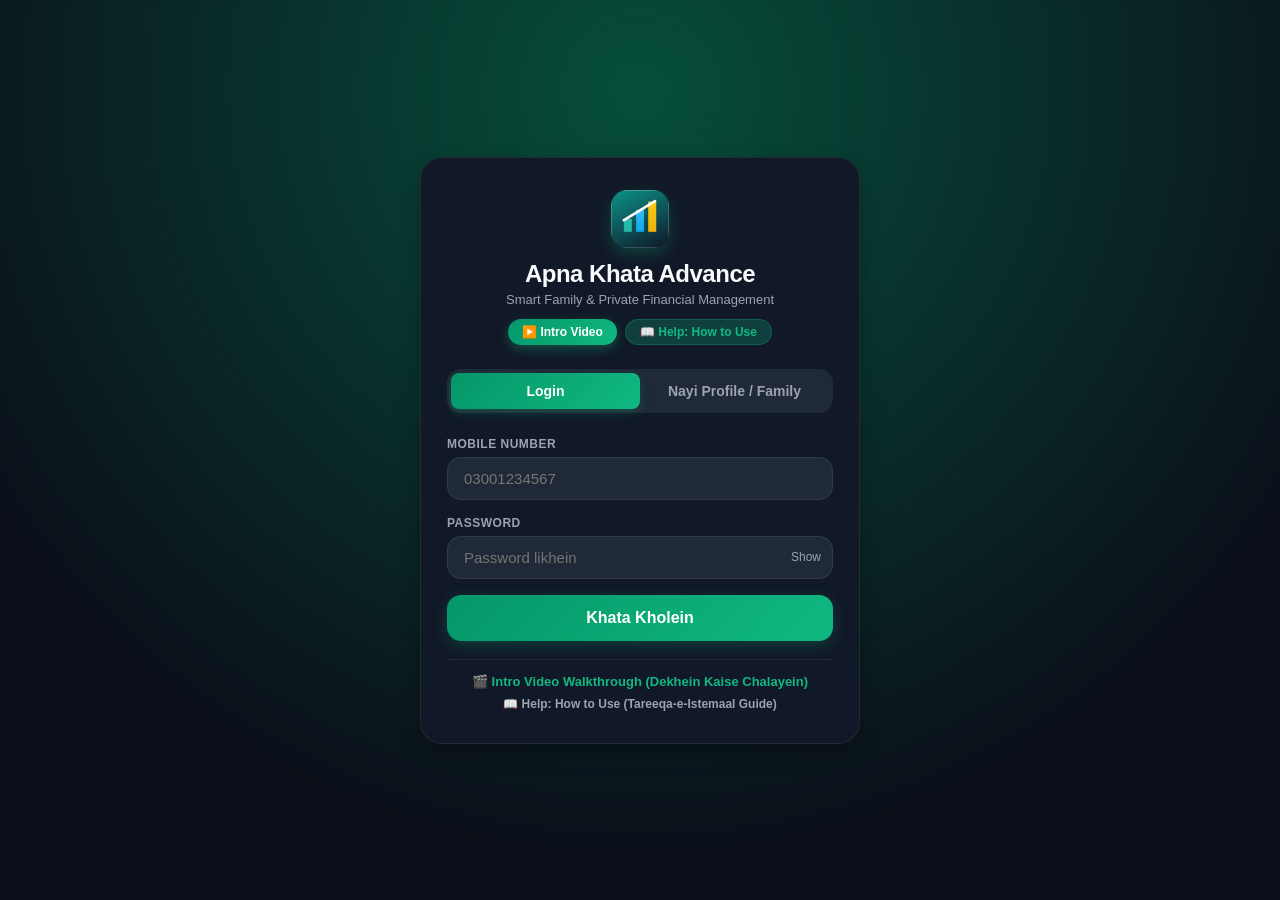
<file: index.html>
<!DOCTYPE html>
<html lang="ur" dir="ltr">
<head>
  <meta charset="UTF-8">
  <meta name="viewport" content="width=device-width, initial-scale=1.0, maximum-scale=1.0, user-scalable=no">
  <meta http-equiv="Cache-Control" content="no-cache, no-store, must-revalidate">
  <meta http-equiv="Pragma" content="no-cache">
  <meta http-equiv="Expires" content="0">
  <title>Apna Khata Advance - Luxury Financial Management</title>
  <meta name="theme-color" content="#0b0f19">
  <link rel="manifest" href="manifest.webmanifest">
  <link rel="apple-touch-icon" href="app-icon-192.png">
  <link rel="stylesheet" href="styles.css">
  <link rel="icon" href="app-icon-192.png">
</head>
<body>

  <!-- PROMINENT 1-CLICK INSTALL PROMPT -->
  <div id="installBanner" class="install-banner" style="display: none;">
    <div style="display: flex; align-items: center; gap: 12px;">
      <img src="app-icon-192.png" alt="Logo" style="width: 36px; height: 36px; border-radius: 8px;">
      <div>
        <h4 style="font-size: 14px; font-weight: 800;">Apna Khata App Install Karein</h4>
        <p style="font-size: 11px; opacity: 0.9;">Screen par 1 click mein application open karne ke liye</p>
      </div>
    </div>
    <div style="display: flex; align-items: center; gap: 8px;">
      <button type="button" class="install-btn" id="btnInstallApp">Install App</button>
      <button type="button" style="background:transparent; border:none; color:#fff; font-size:18px; cursor:pointer;" id="btnCloseInstallBanner">✕</button>
    </div>
  </div>

  <!-- AUTHENTICATION SCREEN -->
  <div id="authScreen" class="auth-container">
    <div class="auth-card">
      <div style="text-align: center; margin-bottom: 24px;">
        <img src="app-icon-192.png" alt="Apna Khata Logo" class="brand-icon-img">
        <h1 style="font-size: 24px; font-weight: 800; letter-spacing: -0.5px;">Apna Khata Advance</h1>
        <p style="color: var(--text-muted); font-size: 13px; margin-top: 4px;">Smart Family & Private Financial Management</p>
        <div style="margin-top: 12px; display: flex; justify-content: center; gap: 8px; flex-wrap: wrap;">
          <button type="button" id="btnOpenIntroVideo" style="display: inline-flex; align-items: center; gap: 6px; font-size: 12px; font-weight: 800; color: #fff; background: var(--primary-gradient); border: none; padding: 5px 14px; border-radius: 20px; cursor: pointer; box-shadow: 0 4px 12px rgba(16, 185, 129, 0.35);">
            ▶️ Intro Video
          </button>
          <a href="guide.html" target="_blank" style="display: inline-flex; align-items: center; gap: 6px; font-size: 12px; font-weight: 700; color: var(--primary); background: var(--primary-glow); border: 1px solid rgba(16, 185, 129, 0.25); padding: 5px 14px; border-radius: 20px; text-decoration: none;" title="App istemaal karne ka tareeqa">
            📖 Help: How to Use
          </a>
        </div>
      </div>

      <div class="auth-tabs">
        <button type="button" class="auth-tab active" id="tabLoginBtn">Login</button>
        <button type="button" class="auth-tab" id="tabRegisterBtn">Nayi Profile / Family</button>
      </div>

      <!-- LOGIN FORM -->
      <form id="loginForm">
        <div class="form-group">
          <label for="loginPhone">Mobile Number</label>
          <input type="tel" id="loginPhone" class="form-input" placeholder="03001234567" required autocomplete="tel">
        </div>
        <div class="form-group">
          <label for="loginPassword">Password</label>
          <div style="position: relative; display: flex; align-items: center;">
            <input type="password" id="loginPassword" class="form-input" placeholder="Password likhein" required autocomplete="current-password">
            <button type="button" style="position:absolute; right:12px; background:transparent; border:none; color:var(--text-muted); font-size:12px; cursor:pointer;" data-target="loginPassword" class="btn-toggle-pwd">Show</button>
          </div>
        </div>
        <button type="submit" class="btn-primary" id="loginSubmitBtn">Khata Kholein</button>
      </form>

      <!-- REGISTRATION FORM -->
      <form id="registerForm" style="display: none;">
        <div class="form-group">
          <label for="regName">Aap Ka Naam</label>
          <input type="text" id="regName" class="form-input" placeholder="Maslan: Muhammad Ali" required autocomplete="name">
        </div>
        <div class="form-group">
          <label for="regRole">Rishta / Family Role</label>
          <select id="regRole" class="form-select">
            <option value="Walid (Head)">Walid (Ghar Ka Sarbarah)</option>
            <option value="Walida">Walida</option>
            <option value="Bara Bhai">Bara Bhai</option>
            <option value="Chota Bhai">Chota Bhai</option>
            <option value="Behan">Behan</option>
            <option value="Beta">Beta</option>
            <option value="Beti">Beti</option>
            <option value="Member">Family Member</option>
          </select>
        </div>
        <div class="form-group">
          <label for="regPhone">Mobile Number (Login ID)</label>
          <input type="tel" id="regPhone" class="form-input" placeholder="03001234567" required autocomplete="tel">
        </div>
        <div class="form-group">
          <label for="regPassword">Password</label>
          <div style="position: relative; display: flex; align-items: center;">
            <input type="password" id="regPassword" class="form-input" placeholder="Kam az kam 4 characters" required autocomplete="new-password">
            <button type="button" style="position:absolute; right:12px; background:transparent; border:none; color:var(--text-muted); font-size:12px; cursor:pointer;" data-target="regPassword" class="btn-toggle-pwd">Show</button>
          </div>
        </div>

        <div style="border-top: 1px dashed var(--border); padding-top: 14px; margin-top: 14px;">
          <label style="font-size: 11px; color: var(--primary); font-weight: 800; letter-spacing: 0.5px; display: block; margin-bottom: 8px;">FAMILY SETUP</label>
          
          <div style="display: flex; gap: 8px; margin-bottom: 12px;">
            <button type="button" id="regModeNewFam" class="auth-tab active" style="flex: 1; padding: 8px 6px; font-size: 11.5px; font-weight: 800; border-radius: 8px; border: 1px solid var(--border);">
              🏡 Nayi Family Banayein
            </button>
            <button type="button" id="regModeJoinFam" class="auth-tab" style="flex: 1; padding: 8px 6px; font-size: 11.5px; font-weight: 800; border-radius: 8px; border: 1px solid var(--border);">
              🔗 Code Se Join Karein
            </button>
          </div>

          <!-- Section 1: Nayi Family (First Time - No Code Needed) -->
          <div id="sectionNewFam">
            <div style="background: rgba(16, 185, 129, 0.08); border-left: 3px solid var(--primary); padding: 8px 12px; border-radius: 6px; font-size: 12px; color: var(--text-main); margin-bottom: 10px; line-height: 1.45;">
              ✨ <strong>Pehli Dafa Family Bana Rahe Hain?</strong><br>
              Aap ko <strong>first time koi code enter karne ki zaroorat nahi hai</strong>! App aap ki family ka 6-digit Invite Code profile bante hi khud generate kar degi jo aap ghar walon ko share kar sakte hain.
            </div>
            <div class="form-group" style="margin-bottom: 0;">
              <label for="regFamilyName">Family / Khandaan Ka Naam</label>
              <input type="text" id="regFamilyName" class="form-input" placeholder="Maslan: Malik Family ya Khan House">
            </div>
          </div>

          <!-- Section 2: Join Existing Family -->
          <div id="sectionJoinFam" style="display: none;">
            <div style="background: rgba(59, 130, 246, 0.08); border-left: 3px solid #3b82f6; padding: 8px 12px; border-radius: 6px; font-size: 12px; color: var(--text-main); margin-bottom: 10px; line-height: 1.45;">
              🔑 <strong>Family Member Se Mila Code:</strong><br>
              Agar ghar ke kisi fard (Head/Bhai) ne pehle family banai hui hai to un se 6-digit Invite Code le kar yahan darj karein.
            </div>
            <div class="form-group" style="margin-bottom: 0;">
              <label for="regJoinCode">6-Digit Family Invite Code</label>
              <input type="text" id="regJoinCode" class="form-input" placeholder="Maslan: 5D8F1A">
            </div>
          </div>
        </div>

        <button type="submit" class="btn-primary" id="regSubmitBtn" style="margin-top: 14px;">Profile Banayein & Shuru Karein</button>
      </form>

      <div style="text-align: center; margin-top: 18px; padding-top: 14px; border-top: 1px solid var(--border); display: flex; flex-direction: column; gap: 8px; align-items: center;">
        <button type="button" id="btnOpenIntroVideoBottom" style="color: var(--primary); font-size: 13px; font-weight: 800; background: transparent; border: none; cursor: pointer; display: inline-flex; align-items: center; gap: 6px;">
          🎬 Intro Video Walkthrough (Dekhein Kaise Chalayein)
        </button>
        <a href="guide.html" target="_blank" style="color: var(--text-muted); font-size: 12px; font-weight: 600; text-decoration: none; display: inline-flex; align-items: center; gap: 6px;">
          📖 Help: How to Use (Tareeqa-e-Istemaal Guide)
        </a>
      </div>
    </div>
  </div>

  <!-- MAIN APP CONTAINER -->
  <div id="mainApp" style="display: none; min-height: 100vh; flex-direction: column;">
    
    <!-- Top Bar -->
    <header class="app-header">
      <div class="header-inner">
        <div style="display: flex; align-items: center; gap: 12px;">
          <img src="app-icon-192.png" alt="Logo" style="width: 38px; height: 38px; border-radius: 10px;">
          <div>
            <div style="display: flex; align-items: center; gap: 8px;">
              <h2 style="font-size: 16px; font-weight: 800;">Apna Khata Advance</h2>
              <span style="font-size: 11px; background: var(--success-bg); color: var(--success); padding: 2px 8px; border-radius: 12px; font-weight: 700;" id="headerFamilyName">👨‍👩‍👧‍👦 Family</span>
            </div>
            <div style="font-size: 11px; color: var(--text-muted);">
              Family Code: <strong style="color: var(--primary); cursor: pointer;" id="headerInviteCode" title="Click to copy">------</strong>
            </div>
          </div>
        </div>

        <div class="user-box">
          <!-- THEME SWITCHER -->
          <button type="button" class="theme-toggle-btn" id="themeToggleBtn" title="Theme change karein">
            <span id="themeIcon">☀️</span> <span id="themeLabel" style="font-size: 11px;">Light</span>
          </button>

          <!-- INTRO VIDEO LINK -->
          <button type="button" class="theme-toggle-btn" id="appHeaderIntroVideoBtn" style="display: inline-flex; align-items: center; gap: 5px;" title="Intro Video Dekhein">
            <span>🎬</span> <span style="font-size: 11px;">Video</span>
          </button>

          <!-- RAHNUMAI GUIDE LINK -->
          <a href="guide.html" target="_blank" class="theme-toggle-btn" style="text-decoration: none; display: inline-flex; align-items: center; gap: 5px;" title="User Guide & Rahnumai Kholein">
            <span>📖</span> <span style="font-size: 11px;">Guide</span>
          </a>

          <!-- USER AVATAR & MENU -->
          <div class="user-avatar" id="userAvatarChar" style="cursor: pointer;" title="Profile Settings">N</div>
          <button type="button" style="background: rgba(239, 68, 68, 0.1); border: 1px solid rgba(239, 68, 68, 0.2); color: var(--danger); padding: 6px 12px; border-radius: var(--radius-sm); font-size: 12px; cursor: pointer; font-weight: 700;" id="logoutBtn">Logout</button>
        </div>
      </div>
    </header>

    <!-- Navigation Tabs -->
    <nav class="app-nav">
      <div class="nav-inner">
        <button type="button" class="nav-tab-btn active" data-tab="dashboard">📊 Dashboard</button>
        <button type="button" class="nav-tab-btn" data-tab="family">🌳 Family Tree</button>
        <button type="button" class="nav-tab-btn" data-tab="privateKhata">🔒 Zaati Private Khata</button>
        <button type="button" class="nav-tab-btn" data-tab="sharedKhata">👨‍👩‍👧 Family Khata</button>
        <button type="button" class="nav-tab-btn" data-tab="kameti">👥 Committee / Kameti</button>
        <button type="button" class="nav-tab-btn" data-tab="finance">🏠 Ghar Ka Budget</button>
        <button type="button" class="nav-tab-btn" data-tab="settings">⚙️ Settings</button>
        <button type="button" class="nav-tab-btn" id="navIntroVideoBtn" style="color: var(--primary); font-weight: 800; display: inline-flex; align-items: center; gap: 6px;">🎬 Video Tour</button>
        <a href="guide.html" target="_blank" class="nav-tab-btn" style="text-decoration: none; display: inline-flex; align-items: center; gap: 6px;">📖 Rahnumai Guide</a>
      </div>
    </nav>

    <!-- Content Views -->
    <main class="main-content">

      <!-- MONTH SELECTOR & ROLLOVER PROMPT -->
      <div class="month-selector-bar">
        <div style="display: flex; align-items: center; gap: 8px;">
          <button type="button" class="month-nav-btn" id="prevMonthBtn">◀ Pichla Maah</button>
          <span style="font-size: 15px; font-weight: 800; min-width: 130px; text-align: center;" id="currentMonthDisplay">October 2026</span>
          <button type="button" class="month-nav-btn" id="nextMonthBtn">Agla Maah ▶</button>
        </div>
        <div style="display: flex; gap: 8px;">
          <button type="button" class="month-nav-btn" id="allTimeBtn" style="background: transparent;">All Time</button>
        </div>
      </div>

      <!-- AUTO ROLLOVER REMINDER BANNER -->
      <div id="rolloverBanner" class="rollover-box" style="display: none;">
        <div>
          <h4 style="font-size: 14px; font-weight: 800; color: var(--primary);">Naya Maheena Shuru Ho Gaya Hai! 🔄</h4>
          <p style="font-size: 12px; color: var(--text-muted); margin-top: 2px;">
            Pichle maheenay ki bachat (<strong id="rolloverPrevSavings">Rs 0</strong>) naye maheenay ke balance mein carry forward karein?
          </p>
        </div>
        <button type="button" class="btn-rollover" id="btnAcceptRollover">Bachat Naye Maah Me Add Karein</button>
      </div>

      <!-- VIEW 1: DASHBOARD -->
      <section id="viewDashboard" class="view-section active">
        
        <!-- STAT CARDS -->
        <div class="stats-grid">
          <div class="stat-card">
            <div class="stat-icon green">💵</div>
            <div class="stat-info">
              <h3>Is Maah Ki Aamdan</h3>
              <p id="dashMonthIncome">Rs 0</p>
            </div>
          </div>
          <div class="stat-card">
            <div class="stat-icon red">🧾</div>
            <div class="stat-info">
              <h3>Is Maah Ka Kharch</h3>
              <p id="dashMonthExpense">Rs 0</p>
            </div>
          </div>
          <div class="stat-card">
            <div class="stat-icon blue">🏦</div>
            <div class="stat-info">
              <h3>Is Maah Net Bachat</h3>
              <p id="dashMonthSavings">Rs 0</p>
            </div>
          </div>
          <div class="stat-card">
            <div class="stat-icon purple">📥</div>
            <div class="stat-info">
              <h3>Zaati Lena (Receivable)</h3>
              <p id="dashReceivable">Rs 0</p>
            </div>
          </div>
        </div>

        <!-- ANIMATED VISUAL COMPARISON CHART -->
        <div class="chart-container">
          <h3 style="font-size: 16px; font-weight: 800; margin-bottom: 4px;">📊 Aamdan vs Kharch Ka Animated Mawazna (Comparison)</h3>
          <p style="font-size: 12px; color: var(--text-muted);">Selected period ke mutabiq aamdan, kharch aur bachat ki ratio</p>

          <div class="comparison-bars">
            <div class="bar-row">
              <div class="bar-header">
                <span style="color: var(--success);">🟢 Kul Aamdan (Income)</span>
                <span id="chartIncomeVal">Rs 0</span>
              </div>
              <div class="bar-track">
                <div class="bar-fill income" id="barIncome" style="width: 0%;"></div>
              </div>
            </div>

            <div class="bar-row">
              <div class="bar-header">
                <span style="color: var(--danger);">🔴 Kul Kharch (Expenses)</span>
                <span id="chartExpenseVal">Rs 0</span>
              </div>
              <div class="bar-track">
                <div class="bar-fill expense" id="barExpense" style="width: 0%;"></div>
              </div>
            </div>

            <div class="bar-row">
              <div class="bar-header">
                <span style="color: var(--accent);">🔵 Net Bachat (Savings)</span>
                <span id="chartSavingsVal">Rs 0</span>
              </div>
              <div class="bar-track">
                <div class="bar-fill savings" id="barSavings" style="width: 0%;"></div>
              </div>
            </div>
          </div>
        </div>

        <div style="display: flex; justify-content: space-between; align-items: center; margin-bottom: 16px;">
          <h3 style="font-size: 16px; font-weight: 800;">Haliyah Activity (Recent)</h3>
        </div>
        <div id="recentActivityList" class="card-list"></div>
      </section>

      <!-- VIEW 2: FAMILY TREE -->
      <section id="viewFamily" class="view-section">
        <div style="display: flex; justify-content: space-between; align-items: center; margin-bottom: 20px; flex-wrap: wrap; gap: 12px;">
          <div>
            <h3 style="font-size: 18px; font-weight: 800;">🌳 Family Tree & Khandaan Members</h3>
            <p style="font-size: 12px; color: var(--text-muted); margin-top: 3px;">
              Yeh members aap ke Family Group ka hissa hain aur shared records dekh sakte hain
            </p>
          </div>
          <button type="button" class="btn-rollover" id="btnSwitchFamilyModal">+ Join / Switch Family Code</button>
        </div>

        <div class="stats-grid" id="familyMemberList"></div>
      </section>

      <!-- VIEW 3: ZAATI PRIVATE KHATA -->
      <section id="viewPrivateKhata" class="view-section">
        <!-- PEOPLE LEDGER HEADER (IMAGE 1 STYLE) -->
        <div class="people-ledger-header">
          <div>
            <div class="section-badge">PEOPLE LEDGER</div>
            <h2 class="people-ledger-title">Other Khata</h2>
            <p class="people-ledger-subtitle">Baaki logon se lene aur un ko dene wale paison ka alag hisaab.</p>
          </div>
          <div style="display: flex; align-items: center; gap: 10px; flex-wrap: wrap;">
            <span class="badge-pill-orange">Har person ka separate balance</span>
            <button type="button" class="btn-primary" style="width: auto; padding: 10px 20px;" id="openPrivateKhataBtn">+ Zaati Entry Likhein</button>
          </div>
        </div>

        <!-- 3 GRAND TOTAL CARDS (IMAGE 1 STYLE) -->
        <div class="ledger-grand-total-grid">
          <div class="card-ledger-stat">
            <span class="card-ledger-label">Kul lene hain</span>
            <div class="card-ledger-val val-green" id="privGrandRec">Rs 0</div>
            <span class="card-ledger-sub">Sab logon se</span>
          </div>

          <div class="card-ledger-stat">
            <span class="card-ledger-label">Kul dene hain</span>
            <div class="card-ledger-val val-blue" id="privGrandPay">Rs 0</div>
            <span class="card-ledger-sub">Sab logon ko</span>
          </div>

          <div class="card-ledger-stat net-card">
            <span class="card-ledger-label" id="privGrandNetTitle">Kul dene hain</span>
            <div class="card-ledger-val" id="privGrandNet">Rs 0</div>
            <span class="card-ledger-sub">Net total</span>
          </div>
        </div>

        <!-- PERSON WISE BALANCE (IMAGE 2 STYLE) -->
        <div style="margin-top: 10px; margin-bottom: 24px;">
          <div class="section-badge">PERSON WISE BALANCE</div>
          <h3 style="font-size: 20px; font-weight: 800; color: var(--text-main); margin-bottom: 14px;">Har person ka total</h3>
          <div id="privatePersonSummaryList" class="person-cards-grid"></div>
        </div>

        <!-- TRANSACTION HISTORY LIST -->
        <div style="margin-top: 10px;">
          <h4 style="font-size: 15px; font-weight: 800; margin-bottom: 12px; color: var(--text-main);">📋 Mukammal Zaati Entries (History)</h4>
          <div id="privateKhataList" class="card-list"></div>
        </div>
      </section>

      <!-- VIEW 4: FAMILY SHARED KHATA -->
      <section id="viewSharedKhata" class="view-section">
        <!-- PEOPLE LEDGER HEADER (IMAGE 1 STYLE) -->
        <div class="people-ledger-header">
          <div>
            <div class="section-badge">PEOPLE LEDGER (FAMILY)</div>
            <h2 class="people-ledger-title">Family Shared Khata</h2>
            <p class="people-ledger-subtitle">Gharane ka mushtarka khata — har member ka likha hua lain dain share hota hai.</p>
          </div>
          <div style="display: flex; align-items: center; gap: 10px; flex-wrap: wrap;">
            <span class="badge-pill-orange">Har person ka separate balance</span>
            <button type="button" class="btn-primary" style="width: auto; padding: 10px 20px;" id="openSharedKhataBtn">+ Family Entry Likhein</button>
          </div>
        </div>

        <!-- 3 GRAND TOTAL CARDS (IMAGE 1 STYLE) -->
        <div class="ledger-grand-total-grid">
          <div class="card-ledger-stat">
            <span class="card-ledger-label">Kul lene hain</span>
            <div class="card-ledger-val val-green" id="sharedGrandRec">Rs 0</div>
            <span class="card-ledger-sub">Sab logon se</span>
          </div>

          <div class="card-ledger-stat">
            <span class="card-ledger-label">Kul dene hain</span>
            <div class="card-ledger-val val-blue" id="sharedGrandPay">Rs 0</div>
            <span class="card-ledger-sub">Sab logon ko</span>
          </div>

          <div class="card-ledger-stat net-card">
            <span class="card-ledger-label" id="sharedGrandNetTitle">Kul dene hain</span>
            <div class="card-ledger-val" id="sharedGrandNet">Rs 0</div>
            <span class="card-ledger-sub">Net total</span>
          </div>
        </div>

        <!-- PERSON WISE BALANCE (IMAGE 2 STYLE) -->
        <div style="margin-top: 10px; margin-bottom: 24px;">
          <div class="section-badge">PERSON WISE BALANCE</div>
          <h3 style="font-size: 20px; font-weight: 800; color: var(--text-main); margin-bottom: 14px;">Har person ka total</h3>
          <div id="sharedPersonSummaryList" class="person-cards-grid"></div>
        </div>

        <!-- TRANSACTION HISTORY LIST -->
        <div style="margin-top: 10px;">
          <h4 style="font-size: 15px; font-weight: 800; margin-bottom: 12px; color: var(--text-main);">📋 Mukammal Family Entries (History)</h4>
          <div id="sharedKhataList" class="card-list"></div>
        </div>
      </section>

      <!-- VIEW 5: COMMITTEE / KAMETI -->
      <section id="viewKameti" class="view-section">
        <div style="display: flex; justify-content: space-between; align-items: center; margin-bottom: 20px; flex-wrap: wrap; gap: 12px;">
          <div>
            <h3 style="font-size: 18px; font-weight: 800;">👥 Committee / Kameti Tracker</h3>
            <p style="font-size: 12px; color: var(--text-muted); margin-top: 3px;">Kul pool, maahana qist, payout mahina aur adaigi ka hisaab</p>
          </div>
          <button type="button" class="btn-primary" style="width: auto; padding: 10px 20px;" id="openKametiModalBtn">+ Nayi Kameti Shuru Karein</button>
        </div>
        <div id="kametiList" class="card-list"></div>
      </section>

      <!-- VIEW 6: GHAR KA BUDGET -->
      <section id="viewFinance" class="view-section">
        <div style="display: flex; justify-content: space-between; align-items: center; margin-bottom: 20px; flex-wrap: wrap; gap: 12px;">
          <div>
            <h3 style="font-size: 18px; font-weight: 800;">🏠 Ghar Ka Budget (Aamdan & Kharch)</h3>
            <p style="font-size: 12px; color: var(--text-muted); margin-top: 3px;">Selected maheenay ke mutabiq aamdan aur ikhrajaat</p>
          </div>
          <button type="button" class="btn-primary" style="width: auto; padding: 10px 20px;" id="openFinanceModalBtn">+ Aamdan / Kharch Likhein</button>
        </div>
        <div id="financeList" class="card-list"></div>
      </section>

      <!-- VIEW 7: SETTINGS & PROFILE DELETE -->
      <section id="viewSettings" class="view-section">
        <div style="max-width: 600px; margin: 0 auto; background: var(--bg-card); border: 1px solid var(--border); border-radius: var(--radius-lg); padding: 28px;">
          <h3 style="font-size: 20px; font-weight: 800; margin-bottom: 8px;">⚙️ Profile & Account Settings</h3>
          <p style="font-size: 13px; color: var(--text-muted); margin-bottom: 24px;">Aap ka zaati account aur security options</p>

          <!-- PROFILE AVATAR MANAGEMENT -->
          <div style="display: flex; align-items: center; gap: 18px; margin-bottom: 24px; padding-bottom: 20px; border-bottom: 1px solid var(--border);">
            <div id="settingsAvatarPreview" class="user-avatar" style="width: 76px; height: 76px; font-size: 30px; cursor: pointer; flex-shrink: 0; overflow: hidden; border: 3px solid var(--primary-glow); box-shadow: 0 4px 15px rgba(0,0,0,0.15);" title="Profile tasveer badlein">
              👤
            </div>
            <div>
              <h4 style="font-size: 16px; font-weight: 800; margin-bottom: 4px;">Profile Tasveer (Avatar)</h4>
              <p style="font-size: 12px; color: var(--text-muted); margin-bottom: 10px;">Apni tasveer lagayein taake family tree mein aap ka chehra nazar aaye.</p>
              <div style="display: flex; gap: 8px; align-items: center; flex-wrap: wrap;">
                <button type="button" class="btn-primary" style="width: auto; padding: 7px 16px; font-size: 12px;" id="btnChooseAvatar">📷 Tasveer Lagayein</button>
                <button type="button" id="btnRemoveAvatar" style="background: transparent; border: 1px solid var(--border); color: var(--text-muted); padding: 7px 14px; border-radius: var(--radius-sm); font-size: 12px; cursor: pointer;">Hata Dein</button>
                <input type="file" id="avatarFileInput" accept="image/*" style="display: none;">
              </div>
            </div>
          </div>

          <div style="background: var(--bg-card-subtle); padding: 16px; border-radius: var(--radius-md); margin-bottom: 24px;">
            <div style="display: flex; justify-content: space-between; margin-bottom: 8px;">
              <span style="color: var(--text-muted);">Aap Ka Naam:</span>
              <strong id="settingsUserName">---</strong>
            </div>
            <div style="display: flex; justify-content: space-between; margin-bottom: 8px;">
              <span style="color: var(--text-muted);">Mobile Number:</span>
              <strong id="settingsUserPhone">---</strong>
            </div>
            <div style="display: flex; justify-content: space-between; margin-bottom: 8px;">
              <span style="color: var(--text-muted);">Family Role:</span>
              <strong id="settingsUserRole">---</strong>
            </div>
            <div style="display: flex; justify-content: space-between;">
              <span style="color: var(--text-muted);">Family Name:</span>
              <strong id="settingsFamilyName">---</strong>
            </div>
          </div>

          <!-- PASSWORD CHANGE SECTION -->
          <div style="border-top: 1px solid var(--border); padding-top: 20px; margin-bottom: 24px;">
            <h4 style="font-size: 15px; font-weight: 800; color: var(--text-main); margin-bottom: 6px;">🔐 Password Tabdeel Karein</h4>
            <p style="font-size: 12px; color: var(--text-muted); margin-bottom: 14px;">
              Apna purana password likh kar naya password set karein.
            </p>
            <form id="changePasswordForm">
              <div class="form-group" style="margin-bottom: 12px;">
                <label for="oldPasswordInput">Purana Password</label>
                <input type="password" id="oldPasswordInput" class="form-input" placeholder="Mojooda password likhein" required>
              </div>
              <div class="form-group" style="margin-bottom: 12px;">
                <label for="newPasswordInput">Naya Password</label>
                <input type="password" id="newPasswordInput" class="form-input" placeholder="Kam az kam 4 digits / huroof" minlength="4" required>
              </div>
              <div class="form-group" style="margin-bottom: 16px;">
                <label for="confirmNewPasswordInput">Naya Password Dobara Likhein</label>
                <input type="password" id="confirmNewPasswordInput" class="form-input" placeholder="Naya password confirm karein" minlength="4" required>
              </div>
              <button type="submit" class="btn-primary" style="width: auto; padding: 10px 22px;" id="btnSubmitChangePassword">Password Update Karein</button>
            </form>
          </div>

          <!-- OFFLINE MOBILE BACKUP SECTION -->
          <div style="border-top: 1px solid var(--border); padding-top: 20px; margin-bottom: 24px;">
            <h4 style="font-size: 15px; font-weight: 800; color: var(--primary); margin-bottom: 6px;">📥 Mobile Offline Backup (Safe Storage)</h4>
            <p style="font-size: 12px; color: var(--text-muted); margin-bottom: 14px;">
              Agar kisi waqt app kharab ho jaye ya offline dekhna ho, to apna mukammal khata aik click par mobile mein download kar ke mehfooz karein.
            </p>
            <div style="display: flex; gap: 10px; flex-wrap: wrap;">
              <button type="button" class="btn-primary" style="width: auto; padding: 10px 18px; font-size: 13px;" id="btnDownloadBackupPdf">📄 Complete PDF Report</button>
              <button type="button" class="month-nav-btn" style="padding: 10px 18px; font-size: 13px;" id="btnDownloadBackupExcel">📊 Excel Workbook (.xls)</button>
              <button type="button" class="month-nav-btn" style="padding: 10px 18px; font-size: 13px;" id="btnDownloadBackupJson">📥 JSON Data Backup</button>
            </div>
          </div>

          <div style="border-top: 1px solid var(--border); padding-top: 20px;">
            <h4 style="font-size: 15px; font-weight: 800; color: var(--danger); margin-bottom: 6px;">Delete Profile (Account Band Karein)</h4>
            <p style="font-size: 12px; color: var(--text-muted); margin-bottom: 14px;">
              Profile delete hone par aap ka login band ho jayega, lekin aap ki enter ki hui <strong>Family Entries safe rahengi</strong> taake ghar ka hisaab kharab na ho.
            </p>
            <button type="button" style="background: var(--danger-bg); border: 1px solid rgba(239, 68, 68, 0.4); color: var(--danger); padding: 12px 20px; border-radius: var(--radius-md); font-weight: 800; cursor: pointer;" id="btnDeleteProfile">Apni Profile Delete Karein</button>
          </div>
        </div>
      </section>

    </main>
  </div>

  <!-- MODAL: ADD KHATA ENTRY -->
  <div class="modal-overlay" id="khataModal">
    <div class="modal-content">
      <div class="modal-header">
        <h3 id="khataModalTitle">Nayi Khata Entry</h3>
        <button type="button" class="btn-close-modal" data-close="khataModal">✕</button>
      </div>
      <form id="khataForm">
        <input type="hidden" id="khataEntryId" value="">
        <input type="hidden" id="khataIsPrivate" value="true">
        <div class="form-group">
          <label for="khataPerson">Shakhs Ka Naam</label>
          <input type="text" id="khataPerson" class="form-input" placeholder="Maslan: Ali, Usman, Chacha ji" required>
        </div>
        <div class="form-group">
          <label for="khataPhone">Mobile Number (Optional)</label>
          <input type="tel" id="khataPhone" class="form-input" placeholder="03001234567">
        </div>
        <div class="form-group">
          <label for="khataType">Hisaab Ki Qisam</label>
          <select id="khataType" class="form-select" required>
            <option value="receivable">Maine diye (Mujhe wapas lene hain)</option>
            <option value="payable">Is ne mujhe diye (Mujhe wapas dene hain)</option>
            <option value="settlement_received">Is ne wapas diye (Khata wapsi)</option>
            <option value="settlement_paid">Maine wapas diye (Khata adaigi)</option>
          </select>
        </div>
        <div class="form-group">
          <label for="khataAmount">Raqam (Rupees)</label>
          <input type="number" id="khataAmount" class="form-input" placeholder="Maslan: 5000" min="1" required>
        </div>
        <div class="form-group">
          <label for="khataNote">Wajah / Note</label>
          <input type="text" id="khataNote" class="form-input" placeholder="Maslan: Saman ke liye, Udhaar">
        </div>

        <!-- FAMILY BUDGET IMPACT PROMPT (OPTIONAL SYNC) -->
        <div id="budgetImpactBox" style="display:none; background:var(--bg-card-subtle); padding:12px; border-radius:var(--radius-sm); border:1px solid var(--border); margin-bottom:16px;">
          <label style="display:flex; align-items:center; gap:8px; cursor:pointer; font-size:12px; text-transform:none; font-weight:700;">
            <input type="checkbox" id="syncWithBudget" style="width:16px; height:16px;">
            <span id="syncBudgetText">Ghar ke Budget / Aamdan se auto-adjust karein?</span>
          </label>
          <p style="font-size:11px; color:var(--text-muted); margin-top:4px;" id="syncBudgetDesc">
            Agar haan, to yeh raqam khud-ba-khud ghar ke aamdan ya kharch mein bhi shamil ho jayegi.
          </p>
        </div>

        <button type="submit" class="btn-primary" id="khataSubmitBtn">Save Karein</button>
      </form>
    </div>
  </div>

  <!-- MODAL: ADD KAMETI -->
  <div class="modal-overlay" id="kametiModal">
    <div class="modal-content">
      <div class="modal-header">
        <h3>Nayi Kameti Shuru Karein</h3>
        <button type="button" class="btn-close-modal" data-close="kametiModal">✕</button>
      </div>
      <form id="kametiForm">
        <div class="form-group">
          <label for="kametiName">Kameti Ka Naam</label>
          <input type="text" id="kametiName" class="form-input" placeholder="Maslan: Committee 1 Lakh" required>
        </div>
        <div class="form-group">
          <label for="kametiTotal">Kul Raqam (Total Pool)</label>
          <input type="number" id="kametiTotal" class="form-input" placeholder="100000" min="1" required>
        </div>
        <div class="form-group">
          <label for="kametiMonthly">Maahana Qist (Monthly Installment)</label>
          <input type="number" id="kametiMonthly" class="form-input" placeholder="10000" min="1" required>
        </div>
        <div class="form-group">
          <label for="kametiMonths">Kul Mahinay (Total Duration)</label>
          <input type="number" id="kametiMonths" class="form-input" placeholder="10" min="1" required>
        </div>
        <div class="form-group">
          <label for="kametiTurn">Meri Baari Ka Mahina (Optional)</label>
          <input type="number" id="kametiTurn" class="form-input" placeholder="Maslan: 5 (5th month)">
        </div>
        <div class="form-group">
          <label for="kametiStart">Shuru Hone Ki Tareekh</label>
          <input type="date" id="kametiStart" class="form-input" required>
        </div>
        <div class="form-group">
          <label for="kametiNote">Tafseel / Note</label>
          <input type="text" id="kametiNote" class="form-input" placeholder="Organizer ka naam waghera">
        </div>
        <button type="submit" class="btn-primary">Kameti Save Karein</button>
      </form>
    </div>
  </div>

  <!-- MODAL: ADD FINANCE -->
  <div class="modal-overlay" id="financeModal">
    <div class="modal-content">
      <div class="modal-header">
        <h3>Ghar Ki Aamdan ya Kharch</h3>
        <button type="button" class="btn-close-modal" data-close="financeModal">✕</button>
      </div>
      <form id="financeForm">
        <div class="form-group">
          <label for="finType">Qisam</label>
          <select id="finType" class="form-select" required>
            <option value="expense">Kharch (Expense)</option>
            <option value="income">Aamdan (Income)</option>
          </select>
        </div>
        <div class="form-group">
          <label for="finCategory">Category</label>
          <input type="text" id="finCategory" class="form-input" placeholder="Maslan: Rashan, Bijli Bill, Salary, Fee" required list="catList">
          <datalist id="catList">
            <option value="Salary (Tankhwah)">
            <option value="Rashan & Sauda">
            <option value="Bijli Ka Bill">
            <option value="Gas / Cylinder">
            <option value="Internet / Mobile Load">
            <option value="Bacho Ki School Fee">
            <option value="Dawaai & Ilaj">
            <option value="Gari Petrol / Sawari">
            <option value="Karaya Makan">
          </datalist>
        </div>
        <div class="form-group">
          <label for="finAmount">Raqam (Rupees)</label>
          <input type="number" id="finAmount" class="form-input" placeholder="Maslan: 3500" min="1" required>
        </div>
        <div class="form-group">
          <label for="finNote">Wazahat / Note (Optional)</label>
          <input type="text" id="finNote" class="form-input" placeholder="Tafseel likhein">
        </div>
        <button type="submit" class="btn-primary">Record Save Karein</button>
      </form>
    </div>
  </div>

  <!-- MODAL: SWITCH / JOIN FAMILY -->
  <div class="modal-overlay" id="switchFamilyModal">
    <div class="modal-content">
      <div class="modal-header">
        <h3>Family Code Se Join Karein</h3>
        <button type="button" class="btn-close-modal" data-close="switchFamilyModal">✕</button>
      </div>
      <form id="switchFamilyForm">
        <div class="form-group">
          <label for="switchFamilyCode">Family Invite Code</label>
          <input type="text" id="switchFamilyCode" class="form-input" placeholder="6-digit Code (e.g. 5D8F1A)" required>
        </div>
        <button type="submit" class="btn-primary">Family Join Karein</button>
      </form>
    </div>
  </div>

  <!-- MODAL: INTRO VIDEO & INTERACTIVE APP TOUR -->
  <div class="modal-overlay" id="introVideoModal" style="z-index: 10000; padding: 12px;">
    <div class="modal-content" style="max-width: 860px; width: 100%; max-height: 94vh; overflow-y: auto; padding: 18px; border-radius: var(--radius-lg); background: var(--bg-card); border: 1px solid var(--border); box-shadow: 0 25px 60px rgba(0, 0, 0, 0.65);">
      
      <!-- HEADER -->
      <div class="modal-header" style="margin-bottom: 12px; border-bottom: 1px solid var(--border); padding-bottom: 10px; display: flex; justify-content: space-between; align-items: center;">
        <div style="display: flex; align-items: center; gap: 10px;">
          <div style="width: 36px; height: 36px; border-radius: 50%; background: var(--primary-glow); display: flex; align-items: center; justify-content: center; font-size: 18px;">
            🎬
          </div>
          <div>
            <h3 style="font-size: 16px; font-weight: 800; margin: 0; color: var(--text-main);">Apna Khata Advance — App Visual Tour</h3>
            <p style="font-size: 12px; color: var(--text-muted); margin: 2px 0 0;">Asli Voiceover Aawaz & Screen-by-Screen Rahnumai</p>
          </div>
        </div>
        <button type="button" class="btn-close-modal" id="btnCloseIntroVideo" style="background: var(--bg-card-subtle); border: 1px solid var(--border); color: var(--text-muted); font-size: 16px; border-radius: 50%; width: 34px; height: 34px; cursor: pointer; display: flex; align-items: center; justify-content: center;">✕</button>
      </div>

      <!-- VIEW MODE SWITCHER & LANGUAGE SELECTOR -->
      <div style="display: flex; align-items: center; justify-content: space-between; margin-bottom: 12px; flex-wrap: wrap; gap: 8px; background: var(--bg-card-subtle); padding: 10px 14px; border-radius: 12px; border: 1px solid var(--border);">
        <!-- Mode Tabs -->
        <div style="display: inline-flex; gap: 6px;">
          <button type="button" id="tabModeVideo" class="auth-tab active" style="padding: 6px 14px; font-size: 11.5px; font-weight: 800; border-radius: 16px; border: 1.5px solid var(--primary); background: var(--primary-glow); color: var(--primary); cursor: pointer;">
            🎬 MP4 Video Player
          </button>
          <button type="button" id="tabModeTour" class="auth-tab" style="padding: 6px 14px; font-size: 11.5px; font-weight: 800; border-radius: 16px; border: 1px solid var(--border); background: var(--bg-card); color: var(--text-muted); cursor: pointer;">
            📸 Step-by-Step Slides
          </button>
        </div>

        <!-- Voice Language -->
        <div style="display: flex; align-items: center; gap: 6px;">
          <span style="font-size: 11.5px; font-weight: 700; color: var(--text-muted);">Zuban:</span>
          <button type="button" id="btnVoiceLangUrdu" class="auth-tab active" style="padding: 5px 12px; font-size: 11px; font-weight: 800; border-radius: 14px; border: 1.5px solid var(--primary); background: var(--primary-glow); color: var(--primary); cursor: pointer;">
            🇵🇰 Urdu Voice
          </button>
          <button type="button" id="btnVoiceLangEnglish" class="auth-tab" style="padding: 5px 12px; font-size: 11px; font-weight: 800; border-radius: 14px; border: 1px solid var(--border); background: var(--bg-card); color: var(--text-muted); cursor: pointer;">
            🇬🇧 English Voice
          </button>
        </div>
      </div>

      <!-- ==================== VIEW 1: MP4 VIDEO PLAYER (PRIMARY / DEFAULT) ==================== -->
      <div id="videoViewContainer" style="display: block;">
        <div style="position: relative; border-radius: 14px; overflow: hidden; background: #000; box-shadow: 0 10px 30px rgba(0,0,0,0.5); margin-bottom: 12px;">
          <video id="introVideoElem" controls playsinline style="width: 100%; aspect-ratio: 16/9; display: block; background: #000;">
            <source id="introVideoSource" src="intro-video-urdu.mp4" type="video/mp4">
            Aap ka browser HTML5 video support nahi karta.
          </video>
        </div>
      </div>

      <!-- ==================== VIEW 2: STEP-BY-STEP SLIDES ==================== -->
      <div id="tourViewContainer" style="display: none;">
        <!-- SCREEN DISPLAY -->
        <div style="position: relative; border-radius: 14px; overflow: hidden; background: #000; box-shadow: 0 10px 30px rgba(0,0,0,0.5); margin-bottom: 10px;">
          <img id="tourDisplayImage" src="slide_preview_1.png" alt="App Screen" style="width: 100%; aspect-ratio: 16/9; object-fit: contain; display: block; background: #0b0f19;">
        </div>

        <!-- LIVE AUDIO ELEMENT -->
        <audio id="tourAudioElem" src="intro_voice_urdu.mp3" preload="auto"></audio>

        <!-- PROGRESS BAR -->
        <div style="height: 6px; background: var(--bg-card-subtle); border-radius: 3px; overflow: hidden; margin-bottom: 12px;">
          <div id="tourProgressBar" style="width: 0%; height: 100%; background: var(--primary-gradient); transition: width 0.25s linear;"></div>
        </div>

        <!-- TOUR CONTROLS BAR -->
        <div style="display: flex; justify-content: space-between; align-items: center; flex-wrap: wrap; gap: 8px; margin-bottom: 14px; padding: 10px 14px; background: var(--bg-card-subtle); border-radius: 12px; border: 1px solid var(--border);">
          <div style="display: flex; align-items: center; gap: 8px;">
            <button type="button" id="btnTourPlayPause" class="btn-primary" style="padding: 7px 16px; font-size: 12px; font-weight: 800; width: auto; border-radius: 20px; display: inline-flex; align-items: center; gap: 5px;">
              ▶️ Play Aawaz
            </button>
            <button type="button" id="btnTourPrev" class="month-nav-btn" style="padding: 7px 12px; font-size: 12px;">
              ◀ Pichla Step
            </button>
            <button type="button" id="btnTourNext" class="month-nav-btn" style="padding: 7px 12px; font-size: 12px;">
              Agla Step ▶
            </button>
          </div>

          <div style="display: flex; align-items: center; gap: 8px;">
            <span id="tourStepIndicator" style="font-size: 12px; font-weight: 800; color: var(--primary); background: var(--primary-glow); padding: 4px 12px; border-radius: 14px; border: 1px solid rgba(16,185,129,0.25);">
              Step 1 of 7: Nayi Family
            </span>
          </div>
        </div>
      </div>

      <!-- ACTION BUTTONS (DOWNLOAD & USER GUIDE) -->
      <div style="display: flex; gap: 8px; flex-wrap: wrap; justify-content: space-between; align-items: center; margin-bottom: 14px; padding: 10px 14px; background: var(--bg-card-subtle); border-radius: 12px; border: 1px solid var(--border);">
        <div style="display: flex; gap: 8px; flex-wrap: wrap;">
          <a id="downloadVideoBtnUrdu" href="intro-video-urdu.mp4" download="Apna-Khata-Advance-Urdu-Video.mp4" class="btn-primary" style="padding: 6px 14px; font-size: 11.5px; font-weight: 800; text-decoration: none; width: auto; display: inline-flex; align-items: center; gap: 5px;">
            📥 Download Urdu Video (4.1 MB)
          </a>
          <a id="downloadVideoBtnEnglish" href="intro-video-english.mp4" download="Apna-Khata-Advance-English-Video.mp4" class="theme-toggle-btn" style="padding: 6px 14px; font-size: 11.5px; font-weight: 800; text-decoration: none; display: inline-flex; align-items: center; gap: 5px;">
            📥 Download English Video (3.3 MB)
          </a>
        </div>
        <a href="guide.html" target="_blank" class="theme-toggle-btn" style="padding: 6px 14px; font-size: 11.5px; font-weight: 700; text-decoration: none; display: inline-flex; align-items: center; gap: 5px;">
          📖 Written Guide
        </a>
      </div>

      <!-- CHAPTER TIMELINE PILLS -->
      <div>
        <div style="display: flex; justify-content: space-between; align-items: center; margin-bottom: 8px;">
          <span style="font-size: 11px; font-weight: 800; color: var(--primary); letter-spacing: 0.5px;">
            CHAPTERS (Click To Jump Directly To That Screen)
          </span>
          <span style="font-size: 11px; color: var(--text-muted);" id="chapterLangLabel">Urdu Timestamps</span>
        </div>
        <div style="display: grid; grid-template-columns: repeat(auto-fit, minmax(180px, 1fr)); gap: 8px;" id="chapterContainer">
          <!-- Populated by JS -->
        </div>
      </div>

    </div>
  </div>

  <!-- TOAST -->
  <div class="toast-notice" id="toastNotice">Khata save ho gaya</div>

  <!-- Scripts -->
  <script src="config.js"></script>
  <script src="slides_data.js"></script>
  <script src="app.js"></script>
  <script>
    if ("serviceWorker" in navigator) {
      window.addEventListener("load", () => {
        navigator.serviceWorker.register("sw.js").catch(console.error);
      });
    }
  </script>
</body>
</html>
</file>
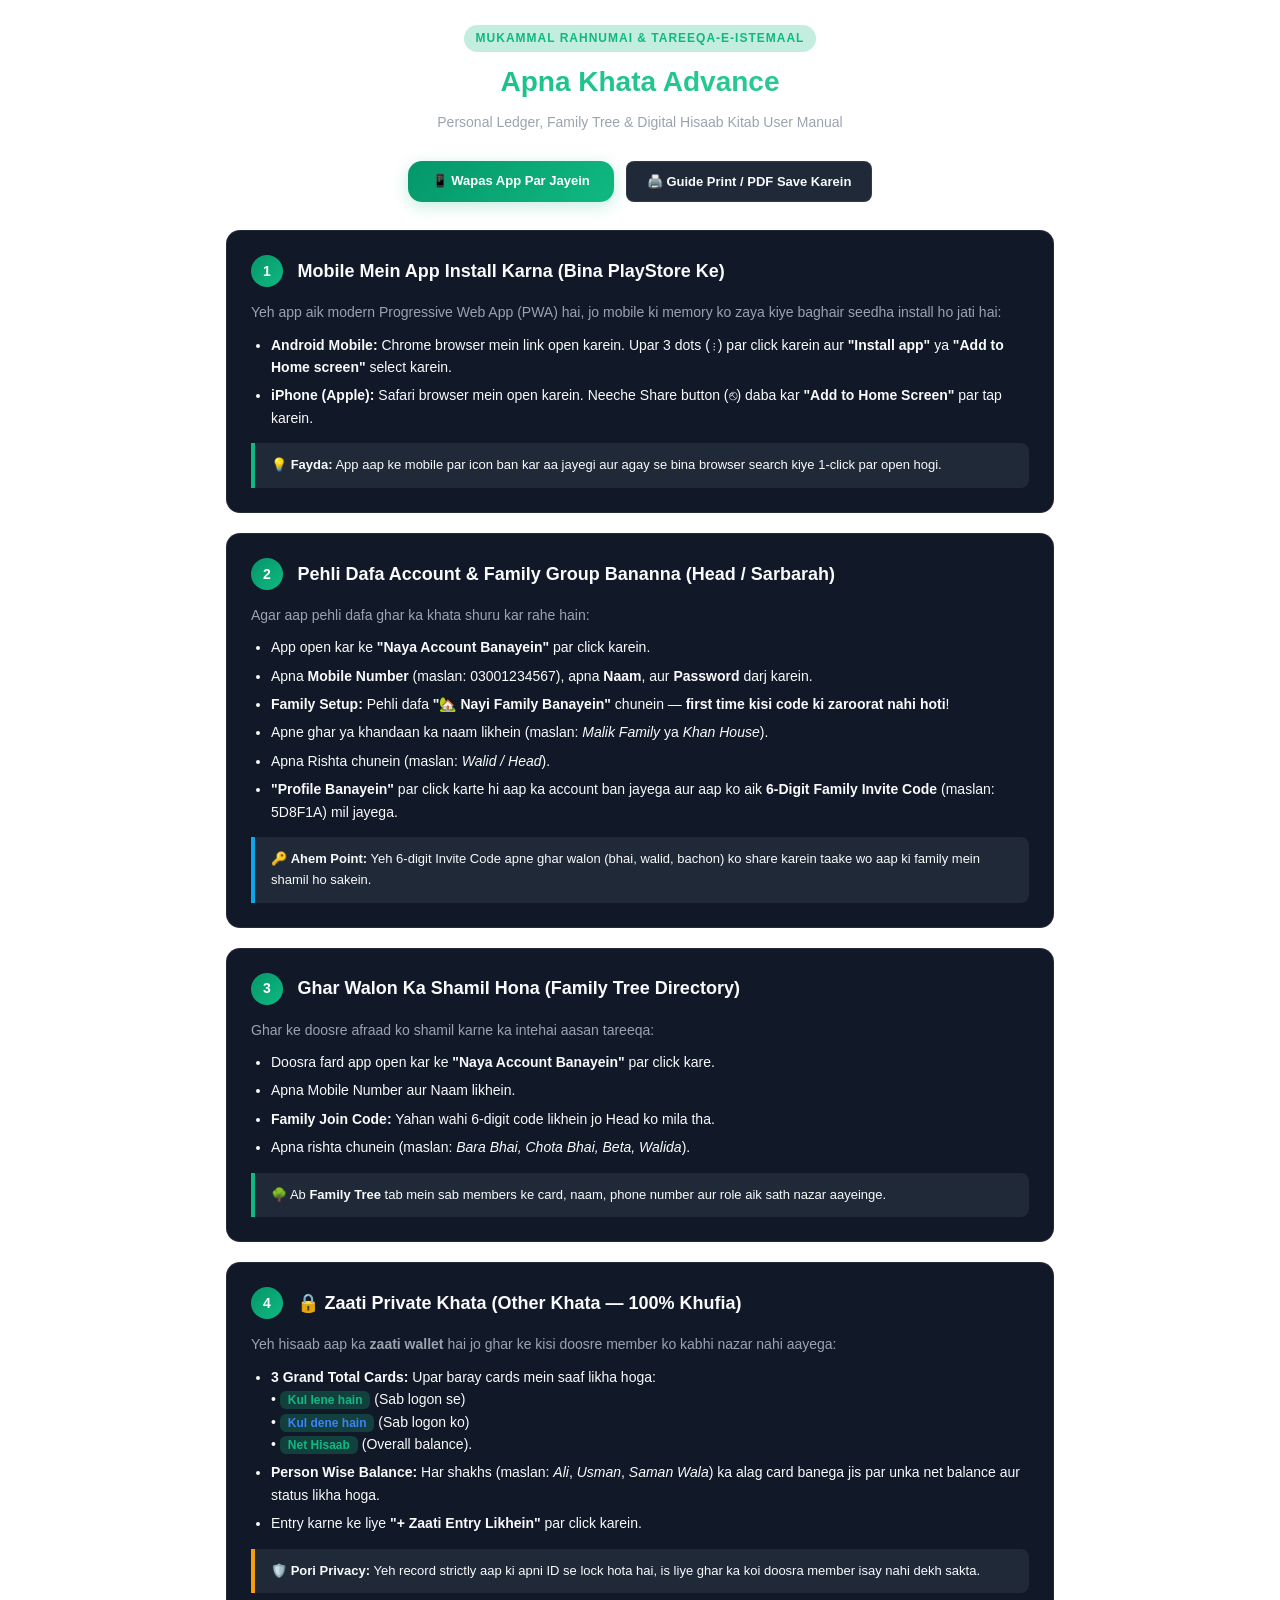
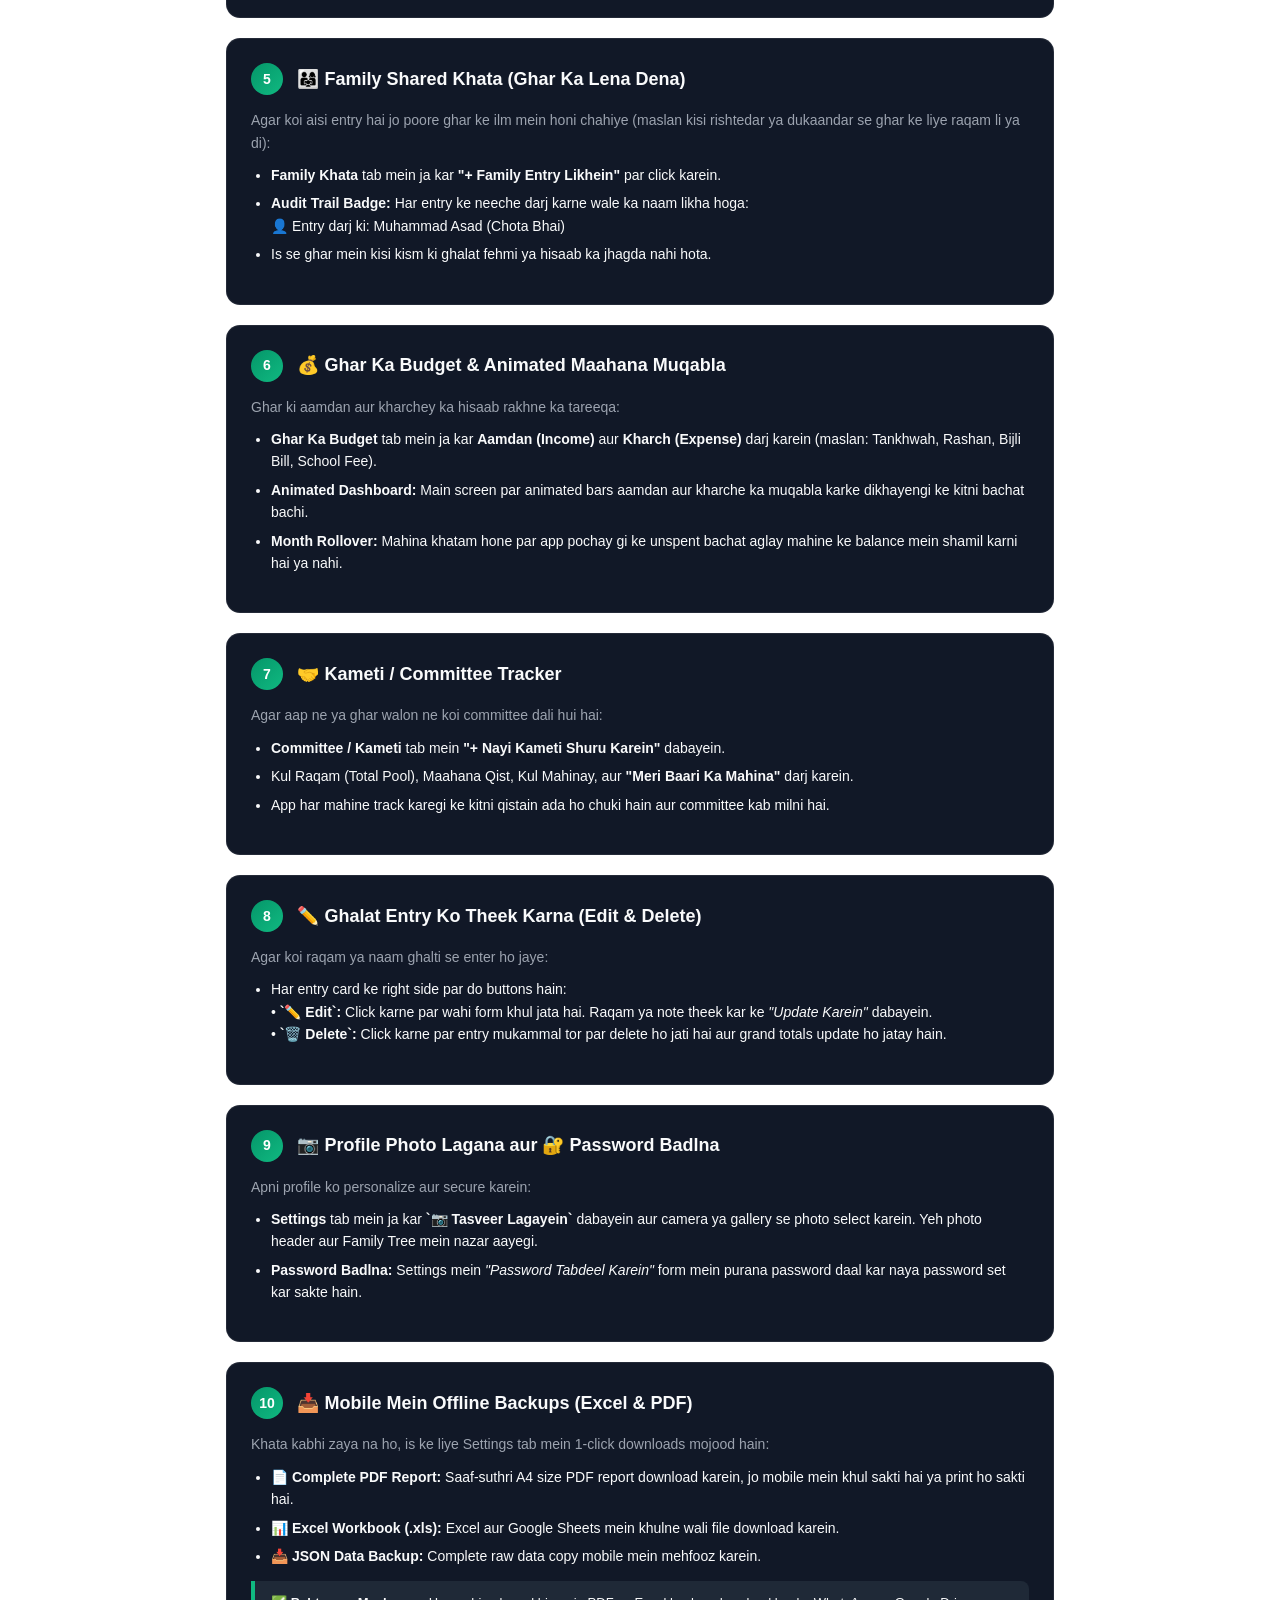
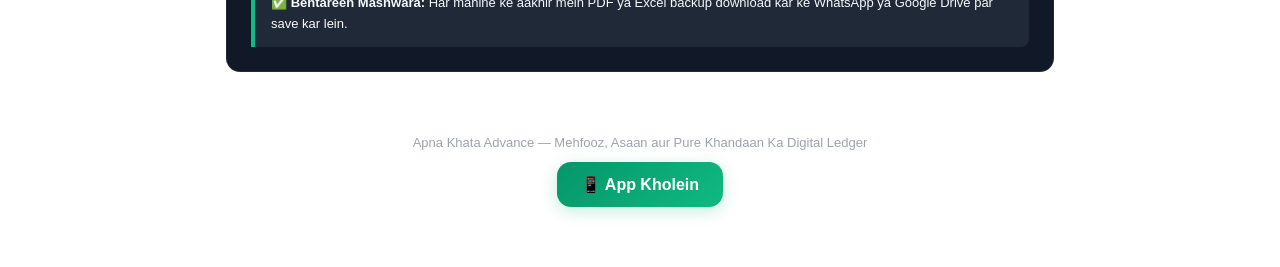
<file: guide.html>
<!DOCTYPE html>
<html lang="ur" dir="ltr">
<head>
  <meta charset="UTF-8">
  <meta name="viewport" content="width=device-width, initial-scale=1.0">
  <title>Apna Khata Advance - User Guide & Rahnumai</title>
  <link rel="icon" type="image/png" href="app-icon-192.png">
  <link rel="stylesheet" href="styles.css">
  <style>
    :root {
      --guide-max-w: 860px;
    }
    body {
      background-color: var(--bg-body);
      color: var(--text-main);
      font-family: -apple-system, BlinkMacSystemFont, "Segoe UI", Roboto, Oxygen, Ubuntu, Cantarell, sans-serif;
      line-height: 1.6;
      margin: 0;
      padding: 0;
    }
    .guide-container {
      max-width: var(--guide-max-w);
      margin: 0 auto;
      padding: 24px 16px 60px;
    }
    .guide-header {
      text-align: center;
      margin-bottom: 28px;
    }
    .guide-badge {
      display: inline-block;
      background: var(--primary-glow);
      color: var(--primary);
      padding: 4px 12px;
      border-radius: 20px;
      font-size: 12px;
      font-weight: 800;
      letter-spacing: 1px;
      text-transform: uppercase;
      margin-bottom: 8px;
    }
    .guide-title {
      font-size: 28px;
      font-weight: 900;
      margin: 0 0 6px;
      background: linear-gradient(135deg, #10b981 0%, #34d399 100%);
      -webkit-background-clip: text;
      -webkit-text-fill-color: transparent;
    }
    .guide-sub {
      font-size: 14px;
      color: var(--text-muted);
      margin: 0;
    }
    .guide-banner-card {
      background: var(--bg-card);
      border: 1px solid var(--border);
      border-radius: var(--radius-lg);
      overflow: hidden;
      margin-bottom: 32px;
      box-shadow: 0 10px 30px rgba(0,0,0,0.25);
    }
    .guide-banner-img {
      width: 100%;
      height: auto;
      display: block;
    }
    .guide-actions-bar {
      display: flex;
      justify-content: center;
      gap: 12px;
      padding: 16px;
      background: var(--bg-card-subtle);
      border-top: 1px solid var(--border);
      flex-wrap: wrap;
    }
    .guide-step-card {
      background: var(--bg-card);
      border: 1px solid var(--border);
      border-radius: var(--radius-md);
      padding: 24px;
      margin-bottom: 20px;
      position: relative;
      transition: transform 0.2s ease, box-shadow 0.2s ease;
    }
    .guide-step-card:hover {
      box-shadow: 0 8px 24px rgba(0,0,0,0.15);
    }
    .step-number-badge {
      display: inline-flex;
      align-items: center;
      justify-content: center;
      width: 32px;
      height: 32px;
      background: var(--primary-gradient);
      color: #fff;
      border-radius: 50%;
      font-weight: 800;
      font-size: 14px;
      margin-right: 10px;
      vertical-align: middle;
    }
    .step-heading {
      font-size: 18px;
      font-weight: 800;
      color: var(--text-main);
      display: inline-block;
      vertical-align: middle;
      margin: 0;
    }
    .step-content {
      margin-top: 14px;
      font-size: 14px;
      color: var(--text-muted);
    }
    .step-content p {
      margin: 0 0 10px;
    }
    .step-list {
      margin: 0 0 14px;
      padding-left: 20px;
    }
    .step-list li {
      margin-bottom: 6px;
      color: var(--text-main);
    }
    .tip-box {
      background: var(--bg-card-subtle);
      border-left: 4px solid var(--primary);
      padding: 12px 16px;
      border-radius: 0 var(--radius-sm) var(--radius-sm) 0;
      font-size: 13px;
      color: var(--text-main);
      margin-top: 12px;
    }
    .tip-box.blue {
      border-left-color: var(--accent);
    }
    .tip-box.amber {
      border-left-color: #f59e0b;
    }
    .highlight-pill {
      background: var(--primary-glow);
      color: var(--primary);
      padding: 2px 8px;
      border-radius: 6px;
      font-weight: 700;
      font-size: 12px;
    }

    @media print {
      body {
        background: #fff !important;
        color: #000 !important;
      }
      .guide-actions-bar, .theme-toggle-btn {
        display: none !important;
      }
      .guide-step-card {
        border: 1px solid #ddd !important;
        background: #fff !important;
        page-break-inside: avoid;
      }
      .guide-title {
        -webkit-text-fill-color: #047857 !important;
      }
    }
  </style>
</head>
<body>

  <div class="guide-container">

    <!-- HEADER -->
    <header class="guide-header">
      <span class="guide-badge">Mukammal Rahnumai & Tareeqa-e-Istemaal</span>
      <h1 class="guide-title">Apna Khata Advance</h1>
      <p class="guide-sub">Personal Ledger, Family Tree & Digital Hisaab Kitab User Manual</p>
    </header>

    <!-- ACTION BAR -->
    <div style="display: flex; justify-content: center; gap: 12px; margin-bottom: 28px; flex-wrap: wrap;">
      <a href="index.html" class="btn-primary" style="text-decoration:none; width:auto; padding:10px 24px; font-size:13px; font-weight:800;">
        📱 Wapas App Par Jayein
      </a>
      <button type="button" class="month-nav-btn" onclick="window.print()" style="padding:10px 20px; font-size:13px; font-weight:800;">
        🖨️ Guide Print / PDF Save Karein
      </button>
    </div>

    <!-- STEP 1: INSTALL APP -->
    <div class="guide-step-card">
      <div>
        <span class="step-number-badge">1</span>
        <h2 class="step-heading">Mobile Mein App Install Karna (Bina PlayStore Ke)</h2>
      </div>
      <div class="step-content">
        <p>Yeh app aik modern Progressive Web App (PWA) hai, jo mobile ki memory ko zaya kiye baghair seedha install ho jati hai:</p>
        <ul class="step-list">
          <li><strong>Android Mobile:</strong> Chrome browser mein link open karein. Upar 3 dots (⋮) par click karein aur <strong>"Install app"</strong> ya <strong>"Add to Home screen"</strong> select karein.</li>
          <li><strong>iPhone (Apple):</strong> Safari browser mein open karein. Neeche Share button (⎋) daba kar <strong>"Add to Home Screen"</strong> par tap karein.</li>
        </ul>
        <div class="tip-box">
          💡 <strong>Fayda:</strong> App aap ke mobile par icon ban kar aa jayegi aur agay se bina browser search kiye 1-click par open hogi.
        </div>
      </div>
    </div>

    <!-- STEP 2: REGISTER HEAD & CREATE FAMILY -->
    <div class="guide-step-card">
      <div>
        <span class="step-number-badge">2</span>
        <h2 class="step-heading">Pehli Dafa Account & Family Group Bananna (Head / Sarbarah)</h2>
      </div>
      <div class="step-content">
        <p>Agar aap pehli dafa ghar ka khata shuru kar rahe hain:</p>
        <ul class="step-list">
          <li>App open kar ke <strong>"Naya Account Banayein"</strong> par click karein.</li>
          <li>Apna <strong>Mobile Number</strong> (maslan: <code>03001234567</code>), apna <strong>Naam</strong>, aur <strong>Password</strong> darj karein.</li>
          <li><strong>Family Setup:</strong> Pehli dafa <strong>"🏡 Nayi Family Banayein"</strong> chunein — <strong>first time kisi code ki zaroorat nahi hoti</strong>!</li>
          <li>Apne ghar ya khandaan ka naam likhein (maslan: <em>Malik Family</em> ya <em>Khan House</em>).</li>
          <li>Apna Rishta chunein (maslan: <em>Walid / Head</em>).</li>
          <li><strong>"Profile Banayein"</strong> par click karte hi aap ka account ban jayega aur aap ko aik <strong>6-Digit Family Invite Code</strong> (maslan: <code>5D8F1A</code>) mil jayega.</li>
        </ul>
        <div class="tip-box blue">
          🔑 <strong>Ahem Point:</strong> Yeh 6-digit Invite Code apne ghar walon (bhai, walid, bachon) ko share karein taake wo aap ki family mein shamil ho sakein.
        </div>
      </div>
    </div>

    <!-- STEP 3: FAMILY TREE -->
    <div class="guide-step-card">
      <div>
        <span class="step-number-badge">3</span>
        <h2 class="step-heading">Ghar Walon Ka Shamil Hona (Family Tree Directory)</h2>
      </div>
      <div class="step-content">
        <p>Ghar ke doosre afraad ko shamil karne ka intehai aasan tareeqa:</p>
        <ul class="step-list">
          <li>Doosra fard app open kar ke <strong>"Naya Account Banayein"</strong> par click kare.</li>
          <li>Apna Mobile Number aur Naam likhein.</li>
          <li><strong>Family Join Code:</strong> Yahan wahi 6-digit code likhein jo Head ko mila tha.</li>
          <li>Apna rishta chunein (maslan: <em>Bara Bhai, Chota Bhai, Beta, Walida</em>).</li>
        </ul>
        <div class="tip-box">
          🌳 Ab <strong>Family Tree</strong> tab mein sab members ke card, naam, phone number aur role aik sath nazar aayeinge.
        </div>
      </div>
    </div>

    <!-- STEP 4: ZAATI PRIVATE KHATA -->
    <div class="guide-step-card">
      <div>
        <span class="step-number-badge">4</span>
        <h2 class="step-heading">🔒 Zaati Private Khata (Other Khata — 100% Khufia)</h2>
      </div>
      <div class="step-content">
        <p>Yeh hisaab aap ka <strong>zaati wallet</strong> hai jo ghar ke kisi doosre member ko kabhi nazar nahi aayega:</p>
        <ul class="step-list">
          <li><strong>3 Grand Total Cards:</strong> Upar baray cards mein saaf likha hoga:
            <br>• <span class="highlight-pill" style="color:#10b981;">Kul lene hain</span> (Sab logon se)
            <br>• <span class="highlight-pill" style="color:#3b82f6;">Kul dene hain</span> (Sab logon ko)
            <br>• <span class="highlight-pill">Net Hisaab</span> (Overall balance).
          </li>
          <li><strong>Person Wise Balance:</strong> Har shakhs (maslan: <em>Ali</em>, <em>Usman</em>, <em>Saman Wala</em>) ka alag card banega jis par unka net balance aur status likha hoga.</li>
          <li>Entry karne ke liye <strong>"+ Zaati Entry Likhein"</strong> par click karein.</li>
        </ul>
        <div class="tip-box amber">
          🛡️ <strong>Pori Privacy:</strong> Yeh record strictly aap ki apni ID se lock hota hai, is liye ghar ka koi doosra member isay nahi dekh sakta.
        </div>
      </div>
    </div>

    <!-- STEP 5: FAMILY SHARED KHATA -->
    <div class="guide-step-card">
      <div>
        <span class="step-number-badge">5</span>
        <h2 class="step-heading">👨‍👩‍👧 Family Shared Khata (Ghar Ka Lena Dena)</h2>
      </div>
      <div class="step-content">
        <p>Agar koi aisi entry hai jo poore ghar ke ilm mein honi chahiye (maslan kisi rishtedar ya dukaandar se ghar ke liye raqam li ya di):</p>
        <ul class="step-list">
          <li><strong>Family Khata</strong> tab mein ja kar <strong>"+ Family Entry Likhein"</strong> par click karein.</li>
          <li><strong>Audit Trail Badge:</strong> Har entry ke neeche darj karne wale ka naam likha hoga:
            <br><code>👤 Entry darj ki: Muhammad Asad (Chota Bhai)</code>
          </li>
          <li>Is se ghar mein kisi kism ki ghalat fehmi ya hisaab ka jhagda nahi hota.</li>
        </ul>
      </div>
    </div>

    <!-- STEP 6: HOUSEHOLD BUDGET & COMPARISON DASHBOARD -->
    <div class="guide-step-card">
      <div>
        <span class="step-number-badge">6</span>
        <h2 class="step-heading">💰 Ghar Ka Budget & Animated Maahana Muqabla</h2>
      </div>
      <div class="step-content">
        <p>Ghar ki aamdan aur kharchey ka hisaab rakhne ka tareeqa:</p>
        <ul class="step-list">
          <li><strong>Ghar Ka Budget</strong> tab mein ja kar <strong>Aamdan (Income)</strong> aur <strong>Kharch (Expense)</strong> darj karein (maslan: Tankhwah, Rashan, Bijli Bill, School Fee).</li>
          <li><strong>Animated Dashboard:</strong> Main screen par animated bars aamdan aur kharche ka muqabla karke dikhayengi ke kitni bachat bachi.</li>
          <li><strong>Month Rollover:</strong> Mahina khatam hone par app pochay gi ke unspent bachat aglay mahine ke balance mein shamil karni hai ya nahi.</li>
        </ul>
      </div>
    </div>

    <!-- STEP 7: KAMETI TRACKER -->
    <div class="guide-step-card">
      <div>
        <span class="step-number-badge">7</span>
        <h2 class="step-heading">🤝 Kameti / Committee Tracker</h2>
      </div>
      <div class="step-content">
        <p>Agar aap ne ya ghar walon ne koi committee dali hui hai:</p>
        <ul class="step-list">
          <li><strong>Committee / Kameti</strong> tab mein <strong>"+ Nayi Kameti Shuru Karein"</strong> dabayein.</li>
          <li>Kul Raqam (Total Pool), Maahana Qist, Kul Mahinay, aur <strong>"Meri Baari Ka Mahina"</strong> darj karein.</li>
          <li>App har mahine track karegi ke kitni qistain ada ho chuki hain aur committee kab milni hai.</li>
        </ul>
      </div>
    </div>

    <!-- STEP 8: EDIT & DELETE MISTAKES -->
    <div class="guide-step-card">
      <div>
        <span class="step-number-badge">8</span>
        <h2 class="step-heading">✏️ Ghalat Entry Ko Theek Karna (Edit & Delete)</h2>
      </div>
      <div class="step-content">
        <p>Agar koi raqam ya naam ghalti se enter ho jaye:</p>
        <ul class="step-list">
          <li>Har entry card ke right side par do buttons hain:
            <br>• <strong>`✏️ Edit`:</strong> Click karne par wahi form khul jata hai. Raqam ya note theek kar ke <em>"Update Karein"</em> dabayein.
            <br>• <strong>`🗑️ Delete`:</strong> Click karne par entry mukammal tor par delete ho jati hai aur grand totals update ho jatay hain.
          </li>
        </ul>
      </div>
    </div>

    <!-- STEP 9: PROFILE PHOTO & PASSWORD -->
    <div class="guide-step-card">
      <div>
        <span class="step-number-badge">9</span>
        <h2 class="step-heading">📷 Profile Photo Lagana aur 🔐 Password Badlna</h2>
      </div>
      <div class="step-content">
        <p>Apni profile ko personalize aur secure karein:</p>
        <ul class="step-list">
          <li><strong>Settings</strong> tab mein ja kar <strong>`📷 Tasveer Lagayein`</strong> dabayein aur camera ya gallery se photo select karein. Yeh photo header aur Family Tree mein nazar aayegi.</li>
          <li><strong>Password Badlna:</strong> Settings mein <em>"Password Tabdeel Karein"</em> form mein purana password daal kar naya password set kar sakte hain.</li>
        </ul>
      </div>
    </div>

    <!-- STEP 10: OFFLINE BACKUPS -->
    <div class="guide-step-card">
      <div>
        <span class="step-number-badge">10</span>
        <h2 class="step-heading">📥 Mobile Mein Offline Backups (Excel & PDF)</h2>
      </div>
      <div class="step-content">
        <p>Khata kabhi zaya na ho, is ke liye Settings tab mein 1-click downloads mojood hain:</p>
        <ul class="step-list">
          <li><strong>📄 Complete PDF Report:</strong> Saaf-suthri A4 size PDF report download karein, jo mobile mein khul sakti hai ya print ho sakti hai.</li>
          <li><strong>📊 Excel Workbook (.xls):</strong> Excel aur Google Sheets mein khulne wali file download karein.</li>
          <li><strong>📥 JSON Data Backup:</strong> Complete raw data copy mobile mein mehfooz karein.</li>
        </ul>
        <div class="tip-box">
          ✅ <strong>Behtareen Mashwara:</strong> Har mahine ke aakhir mein PDF ya Excel backup download kar ke WhatsApp ya Google Drive par save kar lein.
        </div>
      </div>
    </div>

    <!-- FOOTER -->
    <div style="text-align: center; margin-top: 40px; padding-top: 20px; border-top: 1px solid var(--border); color: var(--text-muted); font-size: 13px;">
      <p>Apna Khata Advance — Mehfooz, Asaan aur Pure Khandaan Ka Digital Ledger</p>
      <a href="index.html" class="btn-primary" style="text-decoration:none; display:inline-block; width:auto; padding:10px 24px; font-weight:800; margin-top:8px;">
        📱 App Kholein
      </a>
    </div>

  </div>

</body>
</html>
</file>
<file: styles.css>
:root {
  --bg-main: #0b0f19;
  --bg-card: #111827;
  --bg-card-subtle: #1f2937;
  --bg-card-hover: #283548;
  --primary: #10b981;
  --primary-glow: rgba(16, 185, 129, 0.25);
  --primary-gradient: linear-gradient(135deg, #059669 0%, #10b981 100%);
  --accent: #0ea5e9;
  --accent-gradient: linear-gradient(135deg, #0284c7 0%, #38bdf8 100%);
  --success: #10b981;
  --success-bg: rgba(16, 185, 129, 0.12);
  --danger: #ef4444;
  --danger-bg: rgba(239, 68, 68, 0.12);
  --warning: #f59e0b;
  --text-main: #f9fafb;
  --text-muted: #9ca3af;
  --border: rgba(255, 255, 255, 0.08);
  --border-focus: #10b981;
  --radius-sm: 8px;
  --radius-md: 14px;
  --radius-lg: 22px;
  --shadow: 0 10px 25px -5px rgba(0, 0, 0, 0.4);
  --font: -apple-system, BlinkMacSystemFont, "Segoe UI", Roboto, Helvetica, Arial, sans-serif;
}

/* LIGHT THEME VARIABLES */
body.light-theme {
  --bg-main: #f1f5f9;
  --bg-card: #ffffff;
  --bg-card-subtle: #f8fafc;
  --bg-card-hover: #e2e8f0;
  --text-main: #0f172a;
  --text-muted: #64748b;
  --border: rgba(0, 0, 0, 0.08);
  --border-focus: #059669;
  --shadow: 0 8px 20px -3px rgba(0, 0, 0, 0.08);
}

* {
  box-sizing: border-box;
  margin: 0;
  padding: 0;
  font-family: var(--font);
  -webkit-tap-highlight-color: transparent;
}

body {
  background: var(--bg-main);
  color: var(--text-main);
  min-height: 100vh;
  display: flex;
  flex-direction: column;
  transition: background 0.25s ease, color 0.25s ease;
}

/* INSTALL BANNER */
.install-banner {
  background: linear-gradient(90deg, #059669, #0284c7);
  color: #fff;
  padding: 12px 18px;
  display: flex;
  align-items: center;
  justify-content: space-between;
  box-shadow: 0 4px 14px rgba(5, 150, 105, 0.35);
  position: sticky;
  top: 0;
  z-index: 1000;
  animation: slideDown 0.3s ease;
}

@keyframes slideDown {
  from { transform: translateY(-100%); }
  to { transform: translateY(0); }
}

.install-btn {
  background: #ffffff;
  color: #059669;
  border: none;
  padding: 8px 18px;
  border-radius: 20px;
  font-size: 13px;
  font-weight: 800;
  cursor: pointer;
  box-shadow: 0 2px 8px rgba(0, 0, 0, 0.15);
}

.install-btn:active { transform: scale(0.96); }

/* AUTH SCREEN */
.auth-container {
  min-height: 100vh;
  display: flex;
  align-items: center;
  justify-content: center;
  padding: 20px;
  background: radial-gradient(circle at 50% 10%, #064e3b 0%, var(--bg-main) 75%);
}

.auth-card {
  width: 100%;
  max-width: 440px;
  background: var(--bg-card);
  border: 1px solid var(--border);
  border-radius: var(--radius-lg);
  padding: 32px 26px;
  box-shadow: var(--shadow);
}

.brand-icon-img {
  width: 58px;
  height: 58px;
  border-radius: 16px;
  margin-bottom: 8px;
  box-shadow: 0 6px 16px var(--primary-glow);
}

.auth-tabs {
  display: flex;
  background: var(--bg-card-subtle);
  padding: 4px;
  border-radius: var(--radius-md);
  margin-bottom: 24px;
}

.auth-tab {
  flex: 1;
  padding: 10px;
  border: none;
  background: transparent;
  color: var(--text-muted);
  font-weight: 700;
  font-size: 14px;
  border-radius: var(--radius-sm);
  cursor: pointer;
}

.auth-tab.active {
  background: var(--primary-gradient);
  color: #fff;
  box-shadow: 0 4px 10px var(--primary-glow);
}

.form-group {
  margin-bottom: 16px;
}

.form-group label {
  display: block;
  font-size: 12px;
  font-weight: 700;
  color: var(--text-muted);
  margin-bottom: 6px;
  text-transform: uppercase;
  letter-spacing: 0.5px;
}

.form-input, .form-select {
  width: 100%;
  background: var(--bg-card-subtle);
  border: 1px solid var(--border);
  border-radius: var(--radius-md);
  padding: 12px 16px;
  color: var(--text-main);
  font-size: 15px;
  outline: none;
  transition: all 0.2s ease;
}

.form-input:focus, .form-select:focus {
  border-color: var(--border-focus);
  box-shadow: 0 0 0 3px var(--primary-glow);
}

.btn-primary {
  width: 100%;
  padding: 14px;
  background: var(--primary-gradient);
  color: #fff;
  border: none;
  border-radius: var(--radius-md);
  font-size: 16px;
  font-weight: 800;
  cursor: pointer;
  box-shadow: 0 4px 16px var(--primary-glow);
  transition: transform 0.15s ease;
}

.btn-primary:active { transform: scale(0.98); }

/* APP HEADER */
.app-header {
  background: var(--bg-card);
  border-bottom: 1px solid var(--border);
  padding: 12px 20px;
  position: sticky;
  top: 0;
  z-index: 50;
  backdrop-filter: blur(12px);
}

.header-inner {
  max-width: 1200px;
  margin: 0 auto;
  display: flex;
  justify-content: space-between;
  align-items: center;
}

.theme-toggle-btn {
  background: var(--bg-card-subtle);
  border: 1px solid var(--border);
  color: var(--text-main);
  padding: 8px 12px;
  border-radius: 20px;
  font-size: 13px;
  font-weight: 700;
  cursor: pointer;
  display: inline-flex;
  align-items: center;
  gap: 6px;
}

.user-box {
  display: flex;
  align-items: center;
  gap: 12px;
}

.user-avatar {
  width: 38px;
  height: 38px;
  border-radius: 50%;
  background: var(--primary-gradient);
  color: #fff;
  display: flex;
  align-items: center;
  justify-content: center;
  font-weight: 800;
  font-size: 15px;
}

/* APP NAVIGATION TABS */
.app-nav {
  background: var(--bg-card);
  border-bottom: 1px solid var(--border);
  overflow-x: auto;
  white-space: nowrap;
}

.nav-inner {
  max-width: 1200px;
  margin: 0 auto;
  display: flex;
  padding: 0 16px;
  gap: 6px;
}

.nav-tab-btn {
  padding: 14px 16px;
  background: transparent;
  border: none;
  color: var(--text-muted);
  font-weight: 700;
  font-size: 14px;
  cursor: pointer;
  border-bottom: 3px solid transparent;
  transition: all 0.2s ease;
}

.nav-tab-btn.active {
  color: var(--primary);
  border-bottom-color: var(--primary);
}

/* MAIN CONTENT */
.main-content {
  max-width: 1200px;
  margin: 0 auto;
  padding: 24px 16px 80px;
  width: 100%;
  flex: 1;
}

.view-section {
  display: none;
}

.view-section.active {
  display: block;
}

/* MONTH SELECTOR BAR */
.month-selector-bar {
  display: flex;
  justify-content: space-between;
  align-items: center;
  background: var(--bg-card);
  border: 1px solid var(--border);
  border-radius: var(--radius-md);
  padding: 12px 18px;
  margin-bottom: 20px;
  flex-wrap: wrap;
  gap: 12px;
}

.month-nav-btn {
  background: var(--bg-card-subtle);
  border: 1px solid var(--border);
  color: var(--text-main);
  padding: 8px 14px;
  border-radius: var(--radius-sm);
  font-weight: 700;
  cursor: pointer;
}

/* STAT CARDS */
.stats-grid {
  display: grid;
  grid-template-columns: repeat(auto-fit, minmax(240px, 1fr));
  gap: 16px;
  margin-bottom: 24px;
}

.stat-card {
  background: var(--bg-card);
  border: 1px solid var(--border);
  border-radius: var(--radius-md);
  padding: 20px;
  display: flex;
  align-items: center;
  gap: 16px;
  box-shadow: var(--shadow);
  transition: transform 0.2s;
}

.stat-card:hover { transform: translateY(-2px); }

.stat-icon {
  width: 52px;
  height: 52px;
  border-radius: var(--radius-md);
  display: flex;
  align-items: center;
  justify-content: center;
  font-size: 24px;
}

.stat-icon.green { background: var(--success-bg); color: var(--success); }
.stat-icon.red { background: var(--danger-bg); color: var(--danger); }
.stat-icon.blue { background: rgba(14, 165, 233, 0.15); color: var(--accent); }
.stat-icon.purple { background: rgba(168, 85, 247, 0.15); color: #c084fc; }

.stat-info h3 {
  font-size: 12px;
  color: var(--text-muted);
  font-weight: 700;
  text-transform: uppercase;
}

.stat-info p {
  font-size: 22px;
  font-weight: 800;
  margin-top: 4px;
}

/* ANIMATED COMPARISON CHART */
.chart-container {
  background: var(--bg-card);
  border: 1px solid var(--border);
  border-radius: var(--radius-md);
  padding: 22px;
  margin-bottom: 24px;
  box-shadow: var(--shadow);
}

.comparison-bars {
  display: flex;
  flex-direction: column;
  gap: 16px;
  margin-top: 16px;
}

.bar-row {
  display: flex;
  flex-direction: column;
  gap: 6px;
}

.bar-header {
  display: flex;
  justify-content: space-between;
  font-size: 13px;
  font-weight: 700;
}

.bar-track {
  height: 14px;
  background: var(--bg-card-subtle);
  border-radius: 10px;
  overflow: hidden;
}

.bar-fill {
  height: 100%;
  border-radius: 10px;
  transition: width 0.8s cubic-bezier(0.4, 0, 0.2, 1);
}

.bar-fill.income { background: var(--primary-gradient); }
.bar-fill.expense { background: linear-gradient(135deg, #ef4444, #f43f5e); }
.bar-fill.savings { background: var(--accent-gradient); }

/* ROLLOVER PROMPT BANNER */
.rollover-box {
  background: linear-gradient(135deg, rgba(16, 185, 129, 0.12), rgba(14, 165, 233, 0.12));
  border: 1px solid rgba(16, 185, 129, 0.3);
  border-radius: var(--radius-md);
  padding: 18px 20px;
  margin-bottom: 24px;
  display: flex;
  justify-content: space-between;
  align-items: center;
  flex-wrap: wrap;
  gap: 12px;
}

.btn-rollover {
  background: var(--primary);
  color: #fff;
  border: none;
  padding: 10px 18px;
  border-radius: var(--radius-sm);
  font-weight: 800;
  cursor: pointer;
}

/* CARD LISTS */
.card-list {
  display: flex;
  flex-direction: column;
  gap: 12px;
}

.item-card {
  background: var(--bg-card);
  border: 1px solid var(--border);
  border-radius: var(--radius-md);
  padding: 16px 20px;
  display: flex;
  justify-content: space-between;
  align-items: center;
  transition: all 0.2s ease;
}

.item-card:hover {
  border-color: rgba(255, 255, 255, 0.2);
  transform: translateY(-2px);
}

.item-main h4 {
  font-size: 16px;
  font-weight: 800;
  display: flex;
  align-items: center;
  gap: 8px;
}

.tag-private {
  font-size: 10px;
  background: rgba(239, 68, 68, 0.15);
  color: var(--danger);
  border: 1px solid rgba(239, 68, 68, 0.3);
  padding: 2px 6px;
  border-radius: 10px;
  font-weight: 700;
}

.tag-family {
  font-size: 10px;
  background: rgba(16, 185, 129, 0.15);
  color: var(--success);
  border: 1px solid rgba(16, 185, 129, 0.3);
  padding: 2px 6px;
  border-radius: 10px;
  font-weight: 700;
}

.item-amount {
  font-size: 18px;
  font-weight: 800;
}

.amount-receivable { color: var(--success); }
.amount-payable { color: var(--danger); }
.amount-neutral { color: var(--accent); }

/* MODALS */
.modal-overlay {
  position: fixed;
  inset: 0;
  background: rgba(0, 0, 0, 0.75);
  backdrop-filter: blur(6px);
  display: flex;
  align-items: center;
  justify-content: center;
  padding: 16px;
  z-index: 300;
  opacity: 0;
  pointer-events: none;
  transition: opacity 0.2s ease;
}

.modal-overlay.active {
  opacity: 1;
  pointer-events: auto;
}

#introVideoModal {
  z-index: 10000;
}

#introVideoModal.active {
  display: flex !important;
  opacity: 1 !important;
  pointer-events: auto !important;
}

#introVideoModal:not(.active) {
  display: none !important;
  opacity: 0 !important;
  pointer-events: none !important;
}

.modal-content {
  background: var(--bg-card);
  border: 1px solid var(--border);
  border-radius: var(--radius-lg);
  width: 100%;
  max-width: 480px;
  max-height: 90vh;
  overflow-y: auto;
  box-shadow: var(--shadow);
  padding: 24px;
}

.modal-header {
  display: flex;
  justify-content: space-between;
  align-items: center;
  margin-bottom: 20px;
}

.btn-close-modal {
  background: transparent;
  border: none;
  font-size: 22px;
  color: var(--text-muted);
  cursor: pointer;
}

.toast-notice {
  position: fixed;
  bottom: 24px;
  right: 24px;
  background: var(--primary-gradient);
  color: #fff;
  padding: 12px 24px;
  border-radius: var(--radius-md);
  font-size: 14px;
  font-weight: 800;
  box-shadow: 0 10px 25px rgba(5, 150, 105, 0.4);
  transform: translateY(100px);
  opacity: 0;
  transition: all 0.3s ease;
  z-index: 500;
}

.toast-notice.show {
  transform: translateY(0);
  opacity: 1;
}

.empty-state {
  text-align: center;
  padding: 48px 20px;
  background: var(--bg-card);
  border: 1px dashed var(--border);
  border-radius: var(--radius-md);
  color: var(--text-muted);
}

/* ==============================================================================
   PEOPLE LEDGER & PERSON WISE BALANCE (MAQSOOD STORE INVENTORY & OTHER KHATA STYLE)
   ============================================================================== */
.section-badge {
  font-size: 11px;
  font-weight: 800;
  letter-spacing: 1px;
  text-transform: uppercase;
  color: #10b981;
  margin-bottom: 4px;
}

body.light-theme .section-badge {
  color: #047857;
}

.people-ledger-header {
  display: flex;
  justify-content: space-between;
  align-items: flex-start;
  flex-wrap: wrap;
  gap: 12px;
  margin-bottom: 18px;
}

.people-ledger-title {
  font-size: 26px;
  font-weight: 800;
  color: var(--text-main);
  letter-spacing: -0.5px;
}

.people-ledger-subtitle {
  font-size: 13px;
  color: var(--text-muted);
  margin-top: 4px;
}

.badge-pill-orange {
  background: #fef3c7;
  color: #b45309;
  font-size: 12px;
  font-weight: 800;
  padding: 6px 14px;
  border-radius: 20px;
  display: inline-flex;
  align-items: center;
}

body:not(.light-theme) .badge-pill-orange {
  background: rgba(245, 158, 11, 0.2);
  color: #fbbf24;
}

/* 3 GRAND TOTAL CARDS */
.ledger-grand-total-grid {
  display: grid;
  grid-template-columns: repeat(3, 1fr);
  gap: 16px;
  margin-bottom: 24px;
}

@media (max-width: 768px) {
  .ledger-grand-total-grid {
    grid-template-columns: 1fr;
  }
}

.card-ledger-stat {
  background: var(--bg-card);
  border: 1px solid var(--border);
  border-radius: 14px;
  padding: 20px 22px;
  position: relative;
  overflow: hidden;
  box-shadow: var(--shadow);
  display: flex;
  flex-direction: column;
  justify-content: space-between;
}

body.light-theme .card-ledger-stat {
  background: #ffffff;
  border-color: rgba(0, 0, 0, 0.08);
}

.card-ledger-stat::after {
  content: "";
  position: absolute;
  right: -25px;
  top: 50%;
  transform: translateY(-50%);
  width: 95px;
  height: 95px;
  border-radius: 50%;
  background: radial-gradient(circle, rgba(16, 185, 129, 0.1) 0%, transparent 70%);
  pointer-events: none;
}

.card-ledger-label {
  font-size: 13px;
  color: var(--text-muted);
  font-weight: 600;
}

.card-ledger-val {
  font-size: 30px;
  font-weight: 800;
  margin: 6px 0;
  letter-spacing: -0.5px;
}

.card-ledger-val.val-green {
  color: #10b981;
}

body.light-theme .card-ledger-val.val-green {
  color: #047857;
}

.card-ledger-val.val-blue {
  color: #38bdf8;
}

body.light-theme .card-ledger-val.val-blue {
  color: #0369a1;
}

.card-ledger-sub {
  font-size: 12px;
  color: var(--text-muted);
}

.card-ledger-stat.net-card {
  background: #0e6245 !important;
  color: #ffffff !important;
  border: none !important;
  box-shadow: 0 8px 24px rgba(14, 98, 69, 0.35);
}

.card-ledger-stat.net-card .card-ledger-label,
.card-ledger-stat.net-card .card-ledger-sub {
  color: rgba(255, 255, 255, 0.9) !important;
}

.card-ledger-stat.net-card .card-ledger-val {
  color: #ffffff !important;
}

/* PERSON WISE CARDS GRID */
.person-cards-grid {
  display: grid;
  grid-template-columns: repeat(auto-fill, minmax(260px, 1fr));
  gap: 16px;
  margin-bottom: 24px;
}

.person-card {
  background: var(--bg-card);
  border: 1px solid var(--border);
  border-radius: 14px;
  padding: 18px 20px;
  box-shadow: var(--shadow);
  transition: transform 0.2s, box-shadow 0.2s;
  display: flex;
  flex-direction: column;
  justify-content: space-between;
}

body.light-theme .person-card {
  background: #ffffff;
  border-color: rgba(0, 0, 0, 0.08);
}

.person-card:hover {
  transform: translateY(-2px);
  box-shadow: 0 12px 24px -6px rgba(0, 0, 0, 0.12);
}

.person-card-name {
  font-size: 19px;
  font-weight: 800;
  color: var(--text-main);
  margin-bottom: 4px;
}

.person-card-status {
  font-size: 13px;
  color: var(--text-muted);
  margin-bottom: 2px;
}

.person-card-sub {
  font-size: 11px;
  color: var(--text-muted);
  margin-bottom: 12px;
}

.person-card-divider {
  height: 1px;
  background: var(--border);
  margin-bottom: 12px;
}

body.light-theme .person-card-divider {
  background: #e2e8f0;
}

.person-card-amount {
  font-size: 24px;
  font-weight: 800;
  color: #10b981;
}

body.light-theme .person-card-amount {
  color: #047857;
}

.person-card-amount.payable-amt {
  color: #ef4444;
}

body.light-theme .person-card-amount.payable-amt {
  color: #b91c1c;
}

.entry-audit-badge {
  display: inline-flex;
  align-items: center;
  gap: 6px;
  font-size: 11px;
  font-weight: 600;
  color: var(--primary);
  background: var(--primary-glow);
  padding: 2px 8px;
  border-radius: 12px;
  margin-top: 4px;
}

.role-tag-pill {
  font-size: 10px;
  background: var(--bg-card-subtle);
  border: 1px solid var(--border);
  padding: 1px 6px;
  border-radius: 8px;
  color: var(--text-main);
}

/* Entry Action Buttons (Edit & Delete) */
.btn-entry-action {
  background: var(--bg-card-subtle);
  border: 1px solid var(--border);
  color: var(--text-main);
  padding: 5px 10px;
  border-radius: var(--radius-sm);
  font-size: 12px;
  cursor: pointer;
  font-weight: 700;
  display: inline-flex;
  align-items: center;
  gap: 4px;
  transition: all 0.2s ease;
}

.btn-entry-action:hover {
  background: var(--primary-glow);
  color: var(--primary);
  border-color: var(--primary);
}

.btn-entry-action.btn-del-khata {
  background: rgba(239, 68, 68, 0.08);
  border-color: rgba(239, 68, 68, 0.2);
  color: var(--danger);
}

.btn-entry-action.btn-del-khata:hover {
  background: rgba(239, 68, 68, 0.18);
  border-color: var(--danger);
}

/* User Avatar Img support */
.user-avatar img {
  width: 100%;
  height: 100%;
  border-radius: 50%;
  object-fit: cover;
  display: block;
}

/* Intro Video Chapter Buttons */
.btn-chapter-jump {
  transition: all 0.2s ease;
}
.btn-chapter-jump:hover {
  border-color: var(--primary) !important;
  background: var(--bg-card-hover) !important;
  transform: translateY(-1px);
}
</file>
